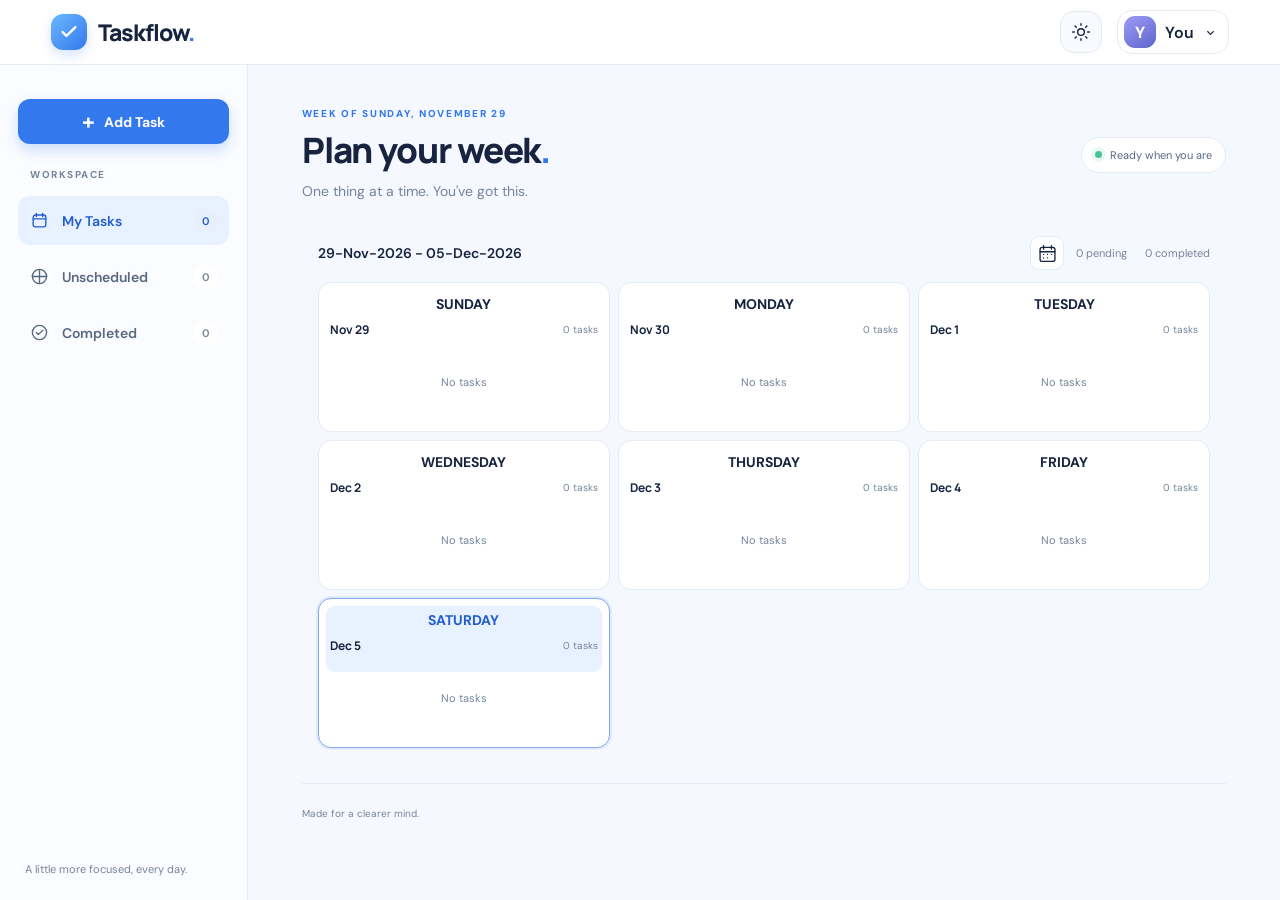
<file: taskflow-starter/index.html>
<!DOCTYPE html>
<html lang="en">

<head>
  <meta charset="UTF-8">
  <meta name="viewport" content="width=device-width, initial-scale=1.0">
  <meta name="theme-color" content="#2563eb">
  <title>TaskFlow — Plan your day</title>
  <link rel="preconnect" href="https://fonts.googleapis.com">
  <link rel="preconnect" href="https://fonts.gstatic.com" crossorigin>
  <link
    href="https://fonts.googleapis.com/css2?family=DM+Sans:wght@400;500;600;700&family=Manrope:wght@500;600;700;800&display=swap"
    rel="stylesheet">
  <link rel="stylesheet" href="css/base.css">
  <link rel="stylesheet" href="css/layout.css">
  <link rel="stylesheet" href="css/components.css?v=3">
</head>

<body data-theme="day">
  <div class="app-shell">
    <div id="header-component"></div>
    <div class="app-layout">
      <div id="sidebar-component"></div>
      <main class="main-content">
        <div id="dashboard-component"></div>
        <div id="unschedule-component"></div>
        <div id="completed-component"></div>
        <footer class="app-footer"><span>Made for a clearer mind.</span>
        </footer>
      </main>
    </div>
    <div class="toast" id="toast" role="status" aria-live="polite"></div>
  </div>
  <div class="task-modal-overlay" id="task-modal-overlay" hidden>
    <section class="task-modal" role="dialog" aria-modal="true" aria-labelledby="task-modal-title"
      aria-describedby="task-modal-description">
      <div class="task-modal-header">
        <div class="task-modal-heading">
          <span class="task-modal-icon" aria-hidden="true">+</span>
          <div>
            <p class="task-modal-eyebrow">TASKFLOW</p>
            <h2 id="task-modal-title">Add a task</h2>
          </div>
        </div>
        <button type="button" class="task-modal-close" id="close-task-form" aria-label="Close task form">×</button>
      </div>
      <p class="task-modal-description" id="task-modal-description">Capture what needs to get done and choose when.</p>
      <form id="task-form" class="task-modal-form">
        <div class="task-modal-field">
          <label for="task-title">Task Title <span>Required</span></label>
          <input id="task-title" name="title" type="text" maxlength="120" placeholder="What needs to get done?"
            autocomplete="off" required>
        </div>
        <div class="task-modal-field">
          <label for="task-description">Task Description <span>Optional</span></label>
          <textarea id="task-description" maxlength="500" placeholder="Add a little more detail..." rows="4"></textarea>
        </div>
        <div class="task-modal-field task-date-field">
          <label for="task-date">Assign to Date</label>
          <div class="task-date-controls">
            <input id="task-date" type="date" aria-label="Assign task to a date">
            <button type="button" class="task-unassigned-button" id="clear-date" aria-pressed="false">Unassigned</button>
          </div>
        </div>
        <p class="form-feedback" id="form-feedback" role="status" aria-live="polite"></p>
        <div class="task-modal-actions">
          <button type="button" class="task-modal-cancel" id="cancel-task-form">Cancel</button>
          <button class="task-modal-submit" id="task-form-submit" type="submit">Add Task</button>
        </div>
      </form>
    </section>
  </div>
  <script type="module" src="js/app.js?v=3"></script>
</body>

</html>
</file>
<file: taskflow-starter/css/base.css>
﻿/* TaskFlow â€” visual system */
:root {
  color-scheme: light;
  --page: #f5f8ff;
  --surface: #ffffff;
  --surface-soft: #f8faff;
  --surface-tint: #edf5ff;
  --text: #17233f;
  --muted: #77839b;
  --muted-strong: #596780;
  --line: #e5eaf3;
  --accent: #3478ee;
  --accent-dark: #225dd0;
  --accent-soft: #e8f1ff;
  --sidebar: #fbfcff;
  --shadow: 0 12px 36px rgba(34, 69, 128, 0.06);
  --gradient: linear-gradient(135deg, #eaf6ff 0%, #cfe8ff 48%, #a9ccff 100%);
  --radius: 20px;
}
body[data-theme="night"] {
  color-scheme: dark;
  --page: #14162b;
  --surface: #1e203a;
  --surface-soft: #242642;
  --surface-tint: #29264f;
  --text: #f2f3ff;
  --muted: #a0a5c2;
  --muted-strong: #c2c6df;
  --line: #353858;
  --accent: #9c9cf7;
  --accent-dark: #c1c0ff;
  --accent-soft: #34345f;
  --sidebar: #191b32;
  --shadow: 0 12px 36px rgba(0, 0, 0, 0.16);
  --gradient: linear-gradient(135deg, #6163ca 0%, #433d8f 54%, #29264f 100%);
}
* {
  box-sizing: border-box;
}
html {
  scroll-behavior: smooth;
}
body {
  margin: 0;
  min-height: 100vh;
  background: var(--page);
  color: var(--text);
  font-family: "DM Sans", sans-serif;
  transition:
    background 0.25s ease,
    color 0.25s ease;
}
button,
input,
textarea {
  font: inherit;
}
button {
  cursor: pointer;
}
button:focus-visible,
input:focus-visible,
textarea:focus-visible {
  outline: 3px solid color-mix(in srgb, var(--accent) 45%, transparent);
  outline-offset: 3px;
}
button:disabled {
  opacity: 0.55;
  cursor: not-allowed;
}
[hidden] {
  display: none !important;
}
</file>
<file: taskflow-starter/css/layout.css>
﻿.app-shell {
  min-height: 100vh;
}
#header-component {
  position: sticky;
  top: 0;
  z-index: 20;
}
.topbar {
  height: 65px;
  padding: 0 clamp(22px, 4vw, 58px);
  display: flex;
  align-items: center;
  justify-content: space-between;
  background: var(--surface);
  border-bottom: 1px solid var(--line);
  position: relative;
}
.brand {
  display: inline-flex;
  align-items: center;
  gap: 11px;
  color: var(--text);
  text-decoration: none;
  font:
    800 23px "Manrope",
    sans-serif;
  letter-spacing: -1px;
}
.brand-mark {
  width: 36px;
  height: 36px;
  display: grid;
  place-items: center;
  background: linear-gradient(135deg, #6bb8ff, #3478ee);
  border-radius: 12px;
  box-shadow: 0 5px 12px #3478ee33;
}
.brand-mark svg {
  width: 22px;
  fill: none;
  stroke: white;
  stroke-width: 2.6;
  stroke-linecap: round;
  stroke-linejoin: round;
}
.brand-dot,
.heading-period {
  color: var(--accent);
}
.header-actions {
  display: flex;
  align-items: center;
  gap: 15px;
}
.icon-button {
  display: grid;
  place-items: center;
  width: 42px;
  height: 42px;
  border: 1px solid var(--line);
  background: var(--surface-soft);
  color: var(--text);
  border-radius: 14px;
  /* transition: transform 0.2s, background 0.2s; */
}
.icon-button:hover {
  transform: translateY(-2px);
  background: var(--accent-soft);
}
.icon-button svg {
  width: 20px;
  fill: none;
  stroke: currentColor;
  stroke-width: 1.7;
  stroke-linecap: round;
  stroke-linejoin: round;
}
.profile-wrap {
  position: relative;
}
.profile-button {
  display: flex;
  align-items: center;
  gap: 9px;
  border: 1px solid var(--line);
  border-radius: 15px;
  background: var(--surface);
  color: var(--text);
  padding: 5px 10px 5px 6px;
  font-weight: 600;
}
.avatar {
  display: grid;
  place-items: center;
  width: 32px;
  height: 32px;
  border-radius: 11px;
  color: #fff;
  background: linear-gradient(145deg, #9e9bf6, #5d65cb);
  font-weight: 700;
}
.chevron {
  width: 15px;
  fill: none;
  stroke: currentColor;
  stroke-width: 1.8;
}
.profile-menu {
  position: absolute;
  right: 0;
  top: calc(100% + 12px);
  width: 225px;
  padding: 17px;
  border: 1px solid var(--line);
  border-radius: 16px;
  background: var(--surface);
  box-shadow: var(--shadow);
  z-index: 30;
  animation: pop-in 0.16s ease-out;
}
.profile-menu-label {
  margin: 0 0 7px;
  font-size: 10px;
  letter-spacing: 1.3px;
  color: var(--muted);
  font-weight: 700;
}
.profile-menu-name {
  margin: 0 0 12px;
  font-weight: 700;
}
.menu-action {
  width: 100%;
  border: 0;
  border-radius: 10px;
  padding: 10px;
  text-align: left;
  color: var(--text);
  background: var(--surface-soft);
}
.menu-action:hover {
  background: var(--accent-soft);
}
.app-layout {
  display: grid;
  align-items: start;
  grid-template-columns: 248px minmax(0, 1fr);
  max-width: 1600px;
  margin: 0 auto;
  min-height: calc(100vh - 78px);
}
#sidebar-component {
  position: sticky;
  top: 65px;
  align-self: start;
  height: calc(100vh - 65px);
  min-height: 0;
}
.sidebar {
  position: static;
  display: flex;
  flex-direction: column;
  padding: 34px 18px 24px;
  height: 100%;
  min-height: 0;
  overflow-y: auto;
  background: var(--sidebar);
  border-right: 1px solid var(--line);
}
.nav-label {
  margin: 0 0 15px 12px;
  color: var(--muted);
  font-size: 10px;
  font-weight: 700;
  letter-spacing: 1.5px;
}
.side-nav {
  display: grid;
  gap: 7px;
}
.nav-item {
  width: 100%;
  display: flex;
  align-items: center;
  gap: 13px;
  padding: 13px 12px;
  border: 0;
  border-radius: 12px;
  background: transparent;
  color: var(--muted-strong);
  text-align: left;
  font-size: 14px;
  font-weight: 600;
  transition:
    color 0.2s,
    background 0.2s,
    transform 0.2s;
}
.nav-item:hover {
  background: var(--surface-tint);
  color: var(--text);
  transform: translateX(2px);
}
.nav-item.active {
  color: var(--accent-dark);
  background: var(--accent-soft);
}
.nav-item svg {
  width: 19px;
  height: 19px;
  fill: none;
  stroke: currentColor;
  stroke-width: 1.7;
  stroke-linecap: round;
  stroke-linejoin: round;
  flex: 0 0 auto;
}
.nav-count {
  margin-left: auto;
  min-width: 23px;
  height: 23px;
  padding: 0 6px;
  display: grid;
  place-items: center;
  border-radius: 8px;
  background: var(--surface);
  color: var(--muted);
  font-size: 11px;
}
.nav-item.active .nav-count {
  background: color-mix(in srgb, var(--accent) 12%, var(--surface));
  color: var(--accent-dark);
}
.sidebar-bottom {
  margin-top: auto;
}
.focus-card {
  margin-top: 44px;
  padding: 17px;
  border: 1px solid var(--line);
  border-radius: 16px;
  background: var(--surface);
}
.focus-icon {
  display: grid;
  place-items: center;
  width: 29px;
  height: 29px;
  color: var(--accent-dark);
  background: var(--accent-soft);
  border-radius: 10px;
}
.focus-title {
  margin: 13px 0 5px;
  font-weight: 700;
  font-size: 13px;
}
.focus-copy {
  margin: 0;
  color: var(--muted);
  font-size: 12px;
  line-height: 1.6;
}
.sidebar-footnote {
  margin: 17px 7px 0;
  color: var(--muted);
  font-size: 11px;
}
.main-content {
  min-width: 0;
  padding: 42px clamp(24px, 4.2vw, 64px) 22px;
  background: var(--page);
}
</file>
<file: taskflow-starter/css/components.css>
﻿.view-panel {
  max-width: 1050px;
  margin: 0 auto;
  animation: fade-up 0.35s ease both;
}
.welcome-row {
  display: flex;
  justify-content: space-between;
  align-items: center;
  gap: 20px;
  margin-bottom: 29px;
}
.eyebrow {
  margin: 0 0 9px;
  color: var(--accent);
  font-size: 10px;
  font-weight: 800;
  letter-spacing: 1.7px;
}
h1,
h2,
h3,
p {
  overflow-wrap: anywhere;
}
h1 {
  margin: 0;
  font:
    800 clamp(26px, 3vw, 35px)/1.2 "Manrope",
    sans-serif;
  letter-spacing: -1.1px;
}
.page-subtitle {
  margin: 9px 0 0;
  color: var(--muted);
  font-size: 14px;
  line-height: 1.6;
}
.today-summary {
  display: inline-flex;
  align-items: center;
  gap: 8px;
  padding: 10px 13px;
  border: 1px solid var(--line);
  border-radius: 100px;
  background: var(--surface);
  color: var(--muted-strong);
  font-size: 11px;
  white-space: nowrap;
}
.summary-dot {
  width: 7px;
  height: 7px;
  border-radius: 50%;
  background: #46c49a;
  box-shadow: 0 0 0 4px #46c49a1e;
}
.week-card {
  padding: 22px 23px 20px;
  margin-bottom: 19px;
}
.section-heading {
  display: flex;
  align-items: center;
  justify-content: space-between;
  gap: 15px;
}
.section-heading h2,
.quick-add-heading h2 {
  margin: 0;
  font:
    700 16px "Manrope",
    sans-serif;
  letter-spacing: -0.3px;
}
.section-heading p,
.quick-add-heading p {
  margin: 5px 0 0;
  color: var(--muted);
  font-size: 12px;
}
.month-label {
  color: var(--muted-strong);
  font-size: 12px;
  font-weight: 700;
}
.week-strip {
  display: grid;
  grid-template-columns: repeat(3, minmax(0, 1fr));
  gap: 9px;
  margin-top: 20px;
}
.day-button {
  position: relative;
  min-width: 0;
  padding: 12px 5px 11px;
  display: flex;
  flex-direction: column;
  align-items: center;
  gap: 8px;
  border: 1px solid transparent;
  border-radius: 14px;
  background: var(--surface-soft);
  color: var(--muted-strong);
  transition:
    transform 0.2s,
    background 0.2s,
    border 0.2s;
}
.day-button:hover {
  transform: translateY(-2px);
  border-color: var(--line);
}
.day-button .day-name {
  font-size: 10px;
  font-weight: 700;
  text-transform: uppercase;
}
.day-button .day-number {
  display: grid;
  place-items: center;
  width: 34px;
  height: 34px;
  border-radius: 11px;
  font:
    700 14px "Manrope",
    sans-serif;
  color: var(--text);
}
.day-button .day-count {
  font-size: 10px;
  color: var(--muted);
}
.day-button.selected {
  background: var(--gradient);
  border-color: transparent;
  color: #fff;
  box-shadow: 0 7px 18px #3478ee20;
}
body[data-theme="night"] .day-button.selected {
  color: #fff;
}
/* .day-button.selected .day-number {
  background: #ffffff2c;
  color: #000000;
}
.day-button.selected .day-count,
.day-button.selected .day-name {
  color: #000000d9;
} */
/* .day-button.today:not(.selected) .day-number {
  color: var(--accent-dark);
  background: var(--accent-soft);
} */
.quick-add-card {
  position: relative;
  padding: 22px 23px 18px;
  margin-bottom: 31px;
  background: var(--surface);
}
.quick-add-heading {
  display: flex;
  align-items: center;
  gap: 12px;
  margin-bottom: 17px;
}
.quick-add-icon {
  display: grid;
  place-items: center;
  width: 38px;
  height: 38px;
  border-radius: 13px;
  background: var(--accent-soft);
  color: var(--accent-dark);
}
.quick-add-icon svg {
  width: 21px;
  fill: none;
  stroke: currentColor;
  stroke-width: 1.9;
  stroke-linecap: round;
}
.task-form {
  position: relative;
  display: flex;
  align-items: center;
  gap: 9px;
  padding: 7px;
  border: 1px solid var(--line);
  border-radius: 14px;
  background: var(--surface-soft);
  transition:
    border 0.2s,
    box-shadow 0.2s;
}
.task-form:focus-within {
  border-color: color-mix(in srgb, var(--accent) 55%, var(--line));
  box-shadow: 0 0 0 3px color-mix(in srgb, var(--accent) 9%, transparent);
}
.task-form input[type="text"] {
  min-width: 0;
  flex: 1;
  border: 0;
  outline: 0;
  background: transparent;
  color: var(--text);
  padding: 10px 10px;
  font-size: 13px;
}
.task-form input::placeholder,
textarea::placeholder {
  color: var(--muted);
}
.date-button {
  display: flex;
  align-items: center;
  justify-content: center;
  gap: 7px;
  flex: 0 0 auto;
  border: 1px solid var(--line);
  border-radius: 10px;
  padding: 10px 11px;
  background: var(--surface);
  color: var(--muted-strong);
  font-size: 12px;
}
.date-button:hover {
  background: var(--accent-soft);
  color: var(--accent-dark);
}
.date-button svg {
  width: 16px;
  fill: none;
  stroke: currentColor;
  stroke-width: 1.7;
  stroke-linecap: round;
  stroke-linejoin: round;
}
.add-button,
.small-primary {
  display: inline-flex;
  align-items: center;
  justify-content: center;
  gap: 7px;
  border: 0;
  border-radius: 10px;
  padding: 11px 15px;
  background: var(--accent);
  color: #fff;
  font-size: 12px;
  font-weight: 700;
  white-space: nowrap;
  transition:
    transform 0.2s,
    filter 0.2s;
}
.add-button:hover,
.small-primary:hover {
  transform: translateY(-1px);
  filter: brightness(1.06);
}
.add-button span {
  font-size: 17px;
  line-height: 10px;
}
.date-popover {
  position: absolute;
  z-index: 10;
  right: 108px;
  top: calc(100% + 9px);
  width: 245px;
  padding: 16px;
  border: 1px solid var(--line);
  border-radius: 15px;
  background: var(--surface);
  box-shadow: var(--shadow);
  animation: pop-in 0.16s ease-out;
}
.date-popover label {
  display: block;
  margin-bottom: 8px;
  font-size: 12px;
  font-weight: 700;
}
.date-popover input {
  width: 100%;
  padding: 9px;
  border: 1px solid var(--line);
  border-radius: 9px;
  background: var(--surface-soft);
  color: var(--text);
}
.date-popover-actions {
  display: flex;
  align-items: center;
  justify-content: space-between;
  margin-top: 12px;
}
.text-button {
  border: 0;
  padding: 7px 0;
  color: var(--muted-strong);
  background: transparent;
  font-size: 12px;
}
.small-primary {
  padding: 8px 12px;
}
.description-toggle {
  margin: 13px 0 0 3px;
  border: 0;
  background: transparent;
  color: var(--accent-dark);
  font-size: 11px;
  font-weight: 700;
}
.description-toggle span {
  color: var(--muted);
  font-weight: 400;
}
.description-input {
  width: 100%;
  margin-top: 12px;
  resize: vertical;
  border: 1px solid var(--line);
  border-radius: 12px;
  padding: 12px;
  background: var(--surface-soft);
  color: var(--text);
  font-size: 13px;
}
.form-feedback {
  min-height: 0;
  margin: 0;
  color: #d97706;
  font-size: 11px;
}
.form-feedback:not(:empty) {
  margin-top: 8px;
}
.task-section {
  padding-bottom: 25px;
}
.task-list-heading {
  margin-bottom: 15px;
}
.task-list-heading h2 {
  font-size: 20px;
}
.task-stats {
  display: flex;
  align-items: center;
  gap: 8px;
  color: var(--muted);
  font-size: 11px;
  white-space: nowrap;
}
.stat-divider {
  color: var(--line);
}
.progress-track {
  width: 100%;
  height: 5px;
  overflow: hidden;
  margin-bottom: 17px;
  border-radius: 99px;
  background: var(--line);
}
.progress-fill {
  width: 0;
  height: 100%;
  border-radius: inherit;
  background: linear-gradient(90deg, #6bb8ff, var(--accent));
  transition: width 1s ease;
}
.task-list {
  display: grid;
  gap: 10px;
}
.week-task-groups {
  display: grid;
  gap: 14px;
}
.week-task-day {
  padding: 13px;
  border: 1px solid var(--line);
  border-radius: 15px;
  background: var(--surface-soft);
}
.week-task-day.selected {
  border-color: color-mix(in srgb, var(--accent) 45%, var(--line));
}
.week-task-day-heading {
  width: 100%;
  display: flex;
  align-items: center;
  justify-content: space-between;
  gap: 12px;
  margin-bottom: 10px;
  padding: 2px 3px;
  border: 0;
  background: transparent;
  color: var(--text);
  text-align: left;
  cursor: pointer;
}
.week-task-day-heading:focus-visible {
  outline: 2px solid var(--accent);
  outline-offset: 3px;
  border-radius: 4px;
}
.week-task-date {
  font:
    700 14px "Manrope",
    sans-serif;
}
.week-task-count {
  color: var(--muted);
  font-size: 11px;
  white-space: nowrap;
}
.week-day-empty {
  margin: 0;
  padding: 9px 3px 5px;
  color: var(--muted);
  font-size: 12px;
}
.task-row {
  display: flex;
  align-items: flex-start;
  gap: 13px;
  padding: 16px 17px;
  border: 1px solid var(--line);
  border-radius: 15px;
  background: var(--surface);
  transition:
    transform 0.18s,
    border 0.18s,
    box-shadow 0.18s;
  animation: fade-up 0.22s ease both;
}
.task-row:hover {
  transform: translateY(-1px);
  border-color: color-mix(in srgb, var(--accent) 27%, var(--line));
  box-shadow: 0 7px 18px rgba(30, 50, 100, 0.04);
}
.task-check {
  appearance: none;
  flex: 0 0 auto;
  width: 19px;
  height: 19px;
  margin: 1px 0 0;
  border: 1.6px solid #aab4c6;
  border-radius: 6px;
  background: transparent;
  cursor: pointer;
  position: relative;
}
.task-check:checked {
  border-color: #42b98c;
  background: #42b98c;
}
.task-check:checked::after {
  content: "";
  position: absolute;
  left: 5px;
  top: 2px;
  width: 5px;
  height: 9px;
  border: solid #fff;
  border-width: 0 2px 2px 0;
  transform: rotate(45deg);
}
.task-copy {
  min-width: 0;
  flex: 1;
}
.task-title {
  margin: 0;
  color: var(--text);
  font-size: 13px;
  line-height: 1.5;
  font-weight: 600;
  overflow-wrap: anywhere;
}
.task-description {
  margin: 5px 0 0;
  color: var(--muted);
  font-size: 12px;
  line-height: 1.5;
  overflow-wrap: anywhere;
}
.task-meta {
  display: flex;
  flex-wrap: wrap;
  gap: 7px;
  margin-top: 7px;
  color: var(--muted);
  font-size: 10px;
}
.task-tag {
  padding: 4px 7px;
  border-radius: 6px;
  background: var(--surface-soft);
}
.task-actions {
  display: flex;
  gap: 4px;
  flex: 0 0 auto;
}
.task-action {
  display: grid;
  place-items: center;
  width: 31px;
  height: 31px;
  border: 0;
  border-radius: 9px;
  background: transparent;
  color: var(--muted);
  transition:
    background 0.2s,
    color 0.2s;
}
.task-action:hover {
  color: var(--accent-dark);
  background: var(--accent-soft);
}
.task-action.delete:hover {
  color: #dc626c;
  background: #fff0f1;
}
.task-action svg {
  width: 16px;
  height: 16px;
  fill: none;
  stroke: currentColor;
  stroke-width: 1.7;
  stroke-linecap: round;
  stroke-linejoin: round;
}
.task-row.is-completed .task-title {
  color: var(--muted);
  /* text-decoration: line-through; */
}
.task-row.is-completed {
  background: var(--surface-soft);
}
.empty-state {
  padding: 37px 22px 42px;
  text-align: center;
  border: 1px dashed var(--line);
  border-radius: 18px;
  background: color-mix(in srgb, var(--surface) 72%, transparent);
}
.empty-illustration {
  width: 63px;
  height: 63px;
  display: grid;
  place-items: center;
  margin: 0 auto 15px;
  border-radius: 20px;
  background: var(--accent-soft);
  color: var(--accent-dark);
}
.empty-illustration svg {
  width: 43px;
  height: 43px;
  fill: none;
  stroke: currentColor;
  stroke-width: 1.8;
  stroke-linecap: round;
  stroke-linejoin: round;
}
.empty-state h3 {
  margin: 0;
  font:
    700 16px "Manrope",
    sans-serif;
}
.empty-state p {
  max-width: 350px;
  margin: 8px auto 0;
  color: var(--muted);
  font-size: 12px;
  line-height: 1.7;
}
.secondary-view .welcome-row {
  padding: 28px;
  margin-bottom: 25px;
  border-radius: 22px;
  background: var(--gradient);
  color: #282525;
}
.secondary-view .eyebrow,
.secondary-view .page-subtitle {
  color: #ffffffd9;
}
.secondary-view .heading-period {
  color: #ffffffa8;
}
.view-symbol {
  display: grid;
  place-items: center;
  flex: 0 0 auto;
  width: 62px;
  height: 62px;
  border-radius: 20px;
  background: #ffffff25;
  color: #fff;
  font-size: 29px;
}
.secondary-intro {
  display: flex;
  justify-content: space-between;
  gap: 15px;
  margin: 0 0 16px;
  color: var(--text);
  font-size: 13px;
}
.secondary-intro span {
  color: var(--muted);
  font-size: 11px;
  text-align: right;
}
.app-footer {
  display: flex;
  justify-content: space-between;
  gap: 15px;
  padding-top: 23px;
  margin-top: 15px;
  border-top: 1px solid var(--line);
  color: var(--muted);
  font-size: 10px;
}
.footer-star {
  color: var(--accent);
}
.toast {
  position: fixed;
  right: 25px;
  bottom: 25px;
  z-index: 50;
  max-width: min(360px, calc(100vw - 32px));
  padding: 13px 17px;
  border: 1px solid var(--line);
  border-radius: 13px;
  background: var(--surface);
  color: var(--text);
  box-shadow: var(--shadow);
  font-size: 12px;
  opacity: 0;
  transform: translateY(12px);
  pointer-events: none;
  transition:
    opacity 0.2s,
    transform 0.2s;
}
.toast.show {
  opacity: 1;
  transform: translateY(0);
}
.sr-only {
  position: absolute;
  width: 1px;
  height: 1px;
  padding: 0;
  margin: -1px;
  overflow: hidden;
  clip: rect(0, 0, 0, 0);
  white-space: nowrap;
  border: 0;
}
@keyframes fade-up {
  from {
    opacity: 0;
    transform: translateY(7px);
  }
  to {
    opacity: 1;
    transform: translateY(0);
  }
}
@keyframes pop-in {
  from {
    opacity: 0;
    transform: translateY(-5px) scale(0.98);
  }
  to {
    opacity: 1;
    transform: translateY(0) scale(1);
  }
}
@media (max-width: 1050px) {
  .app-layout {
    grid-template-columns: 215px minmax(0, 1fr);
  }
  .main-content {
    padding: 32px 25px 20px;
  }
  .week-strip {
    gap: 5px;
  }
  .week-card,
  .quick-add-card {
    padding-left: 17px;
    padding-right: 17px;
  }
}
@media (max-width: 760px) {
  .topbar {
    height: 68px;
    padding: 0 18px;
  }
  .brand {
    font-size: 21px;
  }
  .app-layout {
    display: block;
    min-height: calc(100vh - 68px);
  }
  #sidebar-component {
    position: sticky;
    top: 68px;
    z-index: 15;
    height: auto;
    min-height: 0;
  }
  .sidebar {
    position: static;
    height: auto;
    min-height: 0;
    display: block;
    padding: 9px 14px;
    border-right: 0;
    border-bottom: 1px solid var(--line);
    overflow-x: auto;
    overflow-y: hidden;
  }
  .nav-label,
  .sidebar-bottom {
    display: none;
  }
  .side-nav {
    display: flex;
    gap: 6px;
    min-width: max-content;
  }
  .nav-item {
    width: auto;
    gap: 8px;
    padding: 10px 12px;
    font-size: 12px;
  }
  .nav-count {
    min-width: 19px;
    height: 19px;
  }
  .main-content {
    padding: 28px 18px 20px;
  }
  .welcome-row {
    align-items: flex-start;
  }
  .today-summary {
    display: none;
  }
  .week-card {
    padding: 18px 13px 15px;
  }
  .week-strip {
    gap: 4px;
  }
  .day-button {
    padding: 10px 2px;
    gap: 6px;
    border-radius: 11px;
  }
  .day-button .day-name {
    font-size: 9px;
  }
  .day-button .day-number {
    width: 29px;
    height: 29px;
    font-size: 12px;
  }
  .day-button .day-count {
    font-size: 9px;
  }
  .quick-add-card {
    padding: 18px 14px 14px;
  }
  .task-form {
    flex-wrap: wrap;
  }
  .task-form input[type="text"] {
    flex-basis: 100%;
    padding: 10px 9px 5px;
  }
  .date-button {
    margin-left: 0;
  }
  .add-button {
    margin-left: auto;
  }
  .date-popover {
    right: 0;
    top: calc(100% + 8px);
  }
  .secondary-view .welcome-row {
    padding: 22px 18px;
  }
  .view-symbol {
    width: 47px;
    height: 47px;
    border-radius: 15px;
  }
}
@media (max-width: 440px) {
  .profile-name,
  .chevron {
    display: none;
  }
  .profile-button {
    padding: 5px;
    border: 0;
    background: transparent;
  }
  .header-actions {
    gap: 8px;
  }
  .icon-button {
    width: 38px;
    height: 38px;
  }
  .main-content {
    padding: 23px 12px 16px;
  }
  h1 {
    font-size: 26px;
  }
  .page-subtitle {
    font-size: 12px;
  }
  .week-heading {
    align-items: flex-start;
  }
  .month-label {
    font-size: 10px;
  }
  .week-strip {
    gap: 2px;
  }
  .day-button .day-name {
    font-size: 8px;
  }
  .day-button .day-number {
    width: 26px;
    height: 26px;
  }
  .task-row {
    gap: 9px;
    padding: 13px 11px;
  }
  .task-actions {
    gap: 0;
  }
  .task-action {
    width: 28px;
    height: 29px;
  }
  .task-stats {
    font-size: 10px;
    gap: 5px;
  }
  .secondary-intro {
    flex-direction: column;
    gap: 5px;
  }
  .secondary-intro span {
    text-align: left;
  }
  .app-footer {
    font-size: 9px;
  }
}
@media (prefers-reduced-motion: reduce) {
  *,
  *::before,
  *::after {
    scroll-behavior: auto !important;
    animation-duration: 0.01ms !important;
    animation-iteration-count: 1 !important;
    transition-duration: 0.01ms !important;
  }
}

/* Compact weekly calendar navigator */
.compact-week-card {
  position: relative;
  display: flex;
  flex-direction: column;
  align-items: stretch;
  gap: 16px;
  padding: 18px 23px;
  margin-bottom: 19px;
}

.compact-week-header {
  display: flex;
  align-items: center;
  justify-content: center;
  gap: 32px;
}

.compact-week-navigator {
  display: flex;
  align-items: center;
  justify-content: space-between;
  flex-shrink: 0;
  gap: 0;
  height: 40px;
  padding: 0 5px;
  border: 1px solid var(--line);
  border-radius: 7px;
  background: var(--surface);
  box-shadow: 0 1px 2px rgba(20, 35, 65, 0.05);
}

.week-nav-arrow,
.week-calendar-button {
  display: inline-flex;
  align-items: center;
  justify-content: center;
  flex-shrink: 0;
  padding: 0;
  border: 0;
  background: transparent;
  color: var(--accent, #1769ff);
  cursor: pointer;
}

.week-nav-arrow {
  width: 24px;
  height: 32px;
  font-size: 25px;
  line-height: 1;
}

.week-calendar-button {
  width: 32px;
  height: 34px;
  color: var(--text, #14213d);
}

.week-calendar-button svg {
  width: 21px;
  height: 21px;
  fill: none;
  stroke: currentColor;
  stroke-width: 1.5;
  stroke-linecap: round;
  stroke-linejoin: round;
}

.week-nav-arrow:hover,
.week-calendar-button:hover {
  background: var(--surface-soft);
  border-radius: 5px;
}

.week-nav-arrow:focus-visible,
.week-calendar-button:focus-visible {
  outline: 2px solid var(--accent, #1769ff);
  outline-offset: 1px;
}

.week-date-range {
  color: var(--text, #14213d);
  font-size: 16px;
  font-weight: 600;
  white-space: nowrap;
}

.compact-week-card .week-strip {
  gap: 8px;
  margin-top: 0;
}

.compact-week-card .day-button {
  cursor: pointer;
}

.compact-week-card .day-button:focus-visible {
  outline: 2px solid var(--accent, #1769ff);
  outline-offset: 2px;
}

.week-date-picker {
  position: absolute;
  left: 55px;
  top: 50%;
  width: 1px;
  height: 1px;
  opacity: 0;
  pointer-events: none;
}

/* Mobile layout */
@media (max-width: 480px) {
  .compact-week-card {
    gap: 9px;
    padding: 14px 10px;
  }

  .compact-week-header {
    gap: 8px;
  }

  .compact-week-card .week-strip {
    gap: 2px;
  }

  .compact-week-navigator {
    height: 36px;
  }

  .week-nav-arrow {
    width: 21px;
  }

  .week-calendar-button {
    width: 29px;
  }

  .week-date-range {
    font-size: 12px;
    white-space: normal;
  }

  .compact-week-card .day-button {
    padding: 9px 1px;
    gap: 5px;
  }

  .compact-week-card .day-button .day-name {
    font-size: 12px;
  }

  .compact-week-card .day-button .day-number {
    width: 26px;
    height: 26px;
    font-size: 11px;
  }

  .compact-week-card .day-button .day-count {
    font-size: 9px;
  }
}

/* Dense weekly task board and compact sidebar popovers */
.compact-week-card {
  gap: 12px;
  padding: 16px;
  margin-top: 18px;
}

.compact-week-header {
  justify-content: space-between;
  gap: 12px;
}

.week-date-range {
  font-size: 14px;
}

.week-calendar-wrap {
  position: relative;
  margin-left: auto;
}

.week-calendar-button {
  width: 34px;
  height: 34px;
  border: 1px solid var(--line);
  border-radius: 9px;
  background: var(--surface);
}

.week-calendar-popover {
  position: absolute;
  top: calc(100% + 9px);
  right: 0;
  z-index: 35;
  width: 270px;
  padding: 15px;
  border: 1px solid var(--line);
  border-radius: 14px;
  background: var(--surface);
  box-shadow: var(--shadow);
  animation: pop-in 0.16s ease-out;
}

.calendar-week-navigation {
  display: flex;
  align-items: center;
  justify-content: space-between;
  gap: 8px;
  margin-bottom: 14px;
}

.calendar-week-navigation strong {
  font-size: 13px;
}

.week-calendar-popover label,
.task-modal-form label {
  display: block;
  margin-bottom: 6px;
  color: var(--muted-strong);
  font-size: 11px;
  font-weight: 700;
}

.week-calendar-popover input,
.task-modal-form input,
.task-modal-form textarea {
  width: 100%;
  min-width: 0;
  padding: 9px 10px;
  border: 1px solid var(--line);
  border-radius: 9px;
  background: var(--surface-soft);
  color: var(--text);
  font-size: 12px;
}

.calendar-popover-actions {
  display: flex;
  justify-content: flex-end;
  align-items: center;
  gap: 14px;
  margin-top: 13px;
}

.sidebar-add-wrap {
  position: relative;
  margin-bottom: 24px;
}

.sidebar-add-button {
  display: flex;
  align-items: center;
  justify-content: center;
  gap: 9px;
  width: 100%;
  min-height: 45px;
  padding: 10px 14px;
  border: 0;
  border-radius: 12px;
  background: var(--accent);
  color: #fff;
  font-size: 14px;
  font-weight: 700;
  box-shadow: 0 6px 14px color-mix(in srgb, var(--accent) 24%, transparent);
}

.sidebar-add-button:hover {
  filter: brightness(1.06);
  transform: translateY(-1px);
}

.sidebar-add-button span {
  font-size: 22px;
  line-height: 16px;
}

.task-modal-overlay {
  position: fixed;
  inset: 0;
  z-index: 1000;
  display: grid;
  place-items: center;
  overflow-y: auto;
  padding: 24px;
  background: rgba(18, 31, 57, 0.48);
  backdrop-filter: blur(4px);
  animation: fade-up 0.16s ease-out;
}

.task-modal {
  width: min(100%, 520px);
  max-height: min(760px, calc(100vh - 48px));
  overflow-y: auto;
  padding: 28px;
  border: 1px solid var(--line);
  border-radius: 22px;
  background: var(--surface);
  box-shadow: 0 24px 70px rgba(19, 42, 84, 0.24);
  animation: pop-in 0.16s ease-out;
}

.task-modal-header,
.task-modal-heading {
  display: flex;
  align-items: center;
  justify-content: space-between;
}

.task-modal-heading {
  justify-content: flex-start;
  gap: 13px;
}

.task-modal-icon {
  display: grid;
  place-items: center;
  width: 42px;
  height: 42px;
  border-radius: 14px;
  background: var(--accent-soft);
  color: var(--accent);
  font-size: 27px;
  font-weight: 500;
  line-height: 1;
}

.task-modal-eyebrow {
  margin: 0 0 3px;
  color: var(--accent);
  font-size: 9px;
  font-weight: 800;
  letter-spacing: 1.3px;
}

.task-modal-heading h2 {
  margin: 0;
  font:
    800 21px "Manrope",
    sans-serif;
  letter-spacing: -0.5px;
}

.task-modal-close {
  display: grid;
  place-items: center;
  width: 34px;
  height: 34px;
  border: 0;
  border-radius: 10px;
  background: var(--surface-soft);
  color: var(--muted-strong);
  font-size: 23px;
}

.task-modal-close:hover,
.task-modal-cancel:hover {
  background: var(--accent-soft);
  color: var(--accent-dark);
}

.task-modal-description {
  margin: 13px 0 23px;
  color: var(--muted);
  font-size: 13px;
  line-height: 1.55;
}

.task-modal-form {
  display: grid;
  gap: 17px;
}

.task-modal-field label {
  display: flex;
  align-items: center;
  justify-content: space-between;
  margin-bottom: 7px;
  color: var(--text);
  font-size: 12px;
  font-weight: 700;
}

.task-modal-field label span {
  color: var(--muted);
  font-weight: 400;
}

.task-modal-form input,
.task-modal-form textarea {
  min-height: 44px;
  padding: 11px 13px;
  border-radius: 11px;
  font-size: 13px;
}

.task-modal-form textarea {
  min-height: 104px;
  resize: vertical;
  line-height: 1.5;
}

.task-date-field {
  min-width: 0;
}

.task-date-controls {
  display: grid;
  grid-template-columns: minmax(0, 1fr) auto;
  gap: 9px;
}

.task-date-controls input {
  min-width: 0;
}

.task-unassigned-button {
  min-height: 44px;
  padding: 0 13px;
  border: 1px solid var(--line);
  border-radius: 11px;
  background: var(--surface);
  color: var(--muted-strong);
  font-size: 12px;
  font-weight: 700;
}

.task-unassigned-button:hover,
.task-unassigned-button[aria-pressed="true"] {
  border-color: color-mix(in srgb, var(--accent) 45%, var(--line));
  background: var(--accent-soft);
  color: var(--accent-dark);
}

.task-modal-form .form-feedback:not(:empty) {
  margin: -8px 0 0;
}

.task-modal-actions {
  display: flex;
  justify-content: flex-end;
  gap: 10px;
  padding-top: 4px;
}

.task-modal-cancel,
.task-modal-submit {
  min-height: 42px;
  padding: 0 18px;
  border-radius: 11px;
  font-size: 13px;
  font-weight: 700;
}

.task-modal-cancel {
  border: 1px solid var(--line);
  background: var(--surface);
  color: var(--muted-strong);
}

.task-modal-submit {
  border: 0;
  background: var(--accent);
  color: #fff;
  box-shadow: 0 5px 13px color-mix(in srgb, var(--accent) 24%, transparent);
}

.task-modal-submit:hover {
  background: var(--accent-dark);
}

body.modal-open {
  overflow: hidden;
}

.week-strip {
  grid-template-columns: repeat(3, minmax(0, 1fr));
  align-items: stretch;
  gap: 9px;
  margin-top: 0;
}

.week-day-column {
  min-width: 0;
  min-height: 150px;
  padding: 7px;
  display: flex;
  flex-direction: column;
  border: 1px solid var(--line);
  border-radius: 13px;
  background: var(--surface);
}

.week-day-column.selected {
  border-color: color-mix(in srgb, var(--accent) 55%, var(--line));
  box-shadow: 0 0 0 2px color-mix(in srgb, var(--accent) 10%, transparent);
}

/* .week-day-column.today:not(.selected) {
  background: color-mix(in srgb, var(--accent-soft) 45%, var(--surface));
} */

.compact-week-card .day-button {
  width: 100%;
  min-height: 66px;
  padding: 6px 4px;
  gap: 5px;
  border: 0;
  border-radius: 9px;
  background: transparent;
  color: var(--text);
}

.compact-week-card .day-button .day-date-count-row {
  display: flex;
  align-items: center;
  justify-content: space-between;
  width: 100%;
  gap: 8px;
}

.compact-week-card .day-date-count-row .day-number {
  padding: 0;
  text-align: left;
}

.compact-week-card .day-date-count-row .day-count {
  margin: 0;
  white-space: nowrap;
  font-size: 12px;
  color: var(--muted);
}

.compact-week-card .day-button:hover {
  transform: none;
  background: var(--surface-soft);
}

.compact-week-card .day-button.selected {
  background: var(--accent-soft);
  color: var(--accent-dark);
  box-shadow: none;
}

/* .compact-week-card .day-button.today:not(.selected) .day-number {
  color: var(--accent-dark);
  background: var(--accent-soft);
} */

.compact-week-card .day-button .day-name {
  font-size: 14px;
  line-height: 1.2;
}

.compact-week-card .day-button .day-number {
  width: auto;
  height: auto;
  padding: 3px 0;
  font-size: 12px;
}

.compact-week-card .day-button .day-count {
  font-size: 10px;
}

.week-day-tasks {
  display: grid;
  gap: 6px;
  margin-top: 10px;
}

.week-day-tasks .task-row {
  align-items: flex-start;
  gap: 5px;
  padding: 6px 5px;
  border-radius: 9px;
  box-shadow: none;
}

.week-day-tasks .task-row:not(.is-completed) {
  border-left: 3px solid var(--accent);
}

.week-day-tasks .task-row.is-completed {
  border-left: 3px solid #42b98c;
}

.week-day-tasks .task-title {
  font-size: 12px;
  line-height: 1.35;
}

.week-day-tasks .task-check {
  width: 15px;
  height: 15px;
  border-radius: 5px;
}

.week-day-tasks .task-check:checked::after {
  left: 4px;
  top: 1px;
  width: 4px;
  height: 7px;
}

.week-day-tasks .task-actions {
  display: grid;
  gap: 0;
}

.week-day-tasks .task-action {
  width: 23px;
  height: 23px;
}

.week-day-tasks .task-action svg {
  width: 13px;
  height: 13px;
}

.week-day-empty {
  margin: 0;
  padding: 9px 3px;
  color: var(--muted);
  font-size: 11px;
  text-align: center;
}

@media (max-width: 760px) {
  .sidebar-add-wrap {
    display: inline-block;
    width: auto;
    margin: 0 5px 0 0;
    vertical-align: middle;
  }

  .sidebar-add-button {
    width: auto;
    min-height: 38px;
    padding: 8px 12px;
    font-size: 12px;
  }

  .side-nav {
    display: inline-flex;
    vertical-align: middle;
  }

  .task-modal-overlay {
    padding: 14px;
  }

  .task-modal {
    max-height: calc(100vh - 28px);
    padding: 22px;
    border-radius: 18px;
  }

  .task-date-controls {
    grid-template-columns: 1fr;
  }

  .compact-week-header {
    flex-wrap: wrap;
  }

  .week-strip {
    grid-template-columns: repeat(3, minmax(0, 1fr));
    gap: 7px;
  }

  .week-day-column {
    padding: 5px;
  }

  .week-day-tasks .task-row {
    gap: 3px;
    padding: 5px 3px;
  }

  .week-day-tasks .task-actions {
    margin-left: -2px;
  }

  .week-day-tasks .task-action {
    width: 21px;
    height: 21px;
  }
}

@media (max-width: 480px) {
  .compact-week-card {
    padding: 12px;
  }

  .compact-week-header {
    gap: 8px;
  }

  .week-date-range {
    font-size: 12px;
  }

  .task-stats {
    width: 100%;
    justify-content: flex-end;
  }
}
</file>
